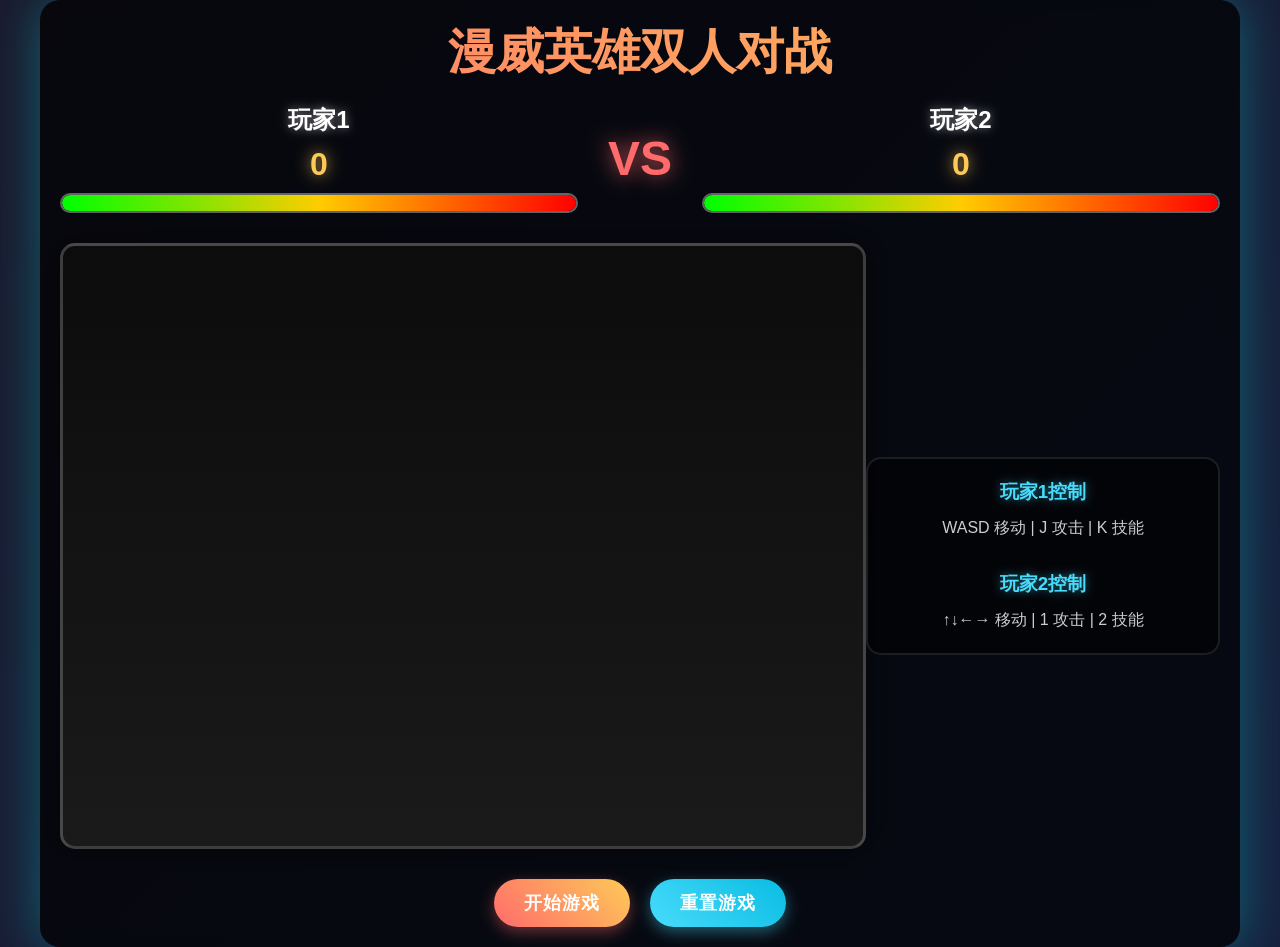
<file: demo/fight/index.html>
<!DOCTYPE html>
<html lang="zh-CN">
<head>
    <meta charset="UTF-8">
    <meta name="viewport" content="width=device-width, initial-scale=1.0">
    <title>漫威英雄双人对战</title>
    <link rel="stylesheet" href="style.css">
</head>
<body>
    <div class="game-container">
        <div class="game-header">
            <h1>漫威英雄双人对战</h1>
            <div class="score-board">
                <div class="player-score">
                    <h2>玩家1</h2>
                    <div class="score">0</div>
                    <div class="health-bar">
                        <div class="health-fill" id="p1-health"></div>
                    </div>
                </div>
                <div class="vs">VS</div>
                <div class="player-score">
                    <h2>玩家2</h2>
                    <div class="score">0</div>
                    <div class="health-bar">
                        <div class="health-fill" id="p2-health"></div>
                    </div>
                </div>
            </div>
        </div>

        <div class="game-canvas-container">
            <canvas id="gameCanvas" width="800" height="600"></canvas>
            <div class="game-info">
                <div class="controls">
                    <div class="player-controls">
                        <h3>玩家1控制</h3>
                        <p>WASD 移动 | J 攻击 | K 技能</p>
                    </div>
                    <div class="player-controls">
                        <h3>玩家2控制</h3>
                        <p>↑↓←→ 移动 | 1 攻击 | 2 技能</p>
                    </div>
                </div>
            </div>
        </div>

        <div class="game-footer">
            <button id="startBtn" class="btn btn-primary">开始游戏</button>
            <button id="resetBtn" class="btn btn-secondary">重置游戏</button>
        </div>
    </div>

    <script src="game.js"></script>
</body>
</html>
</file>
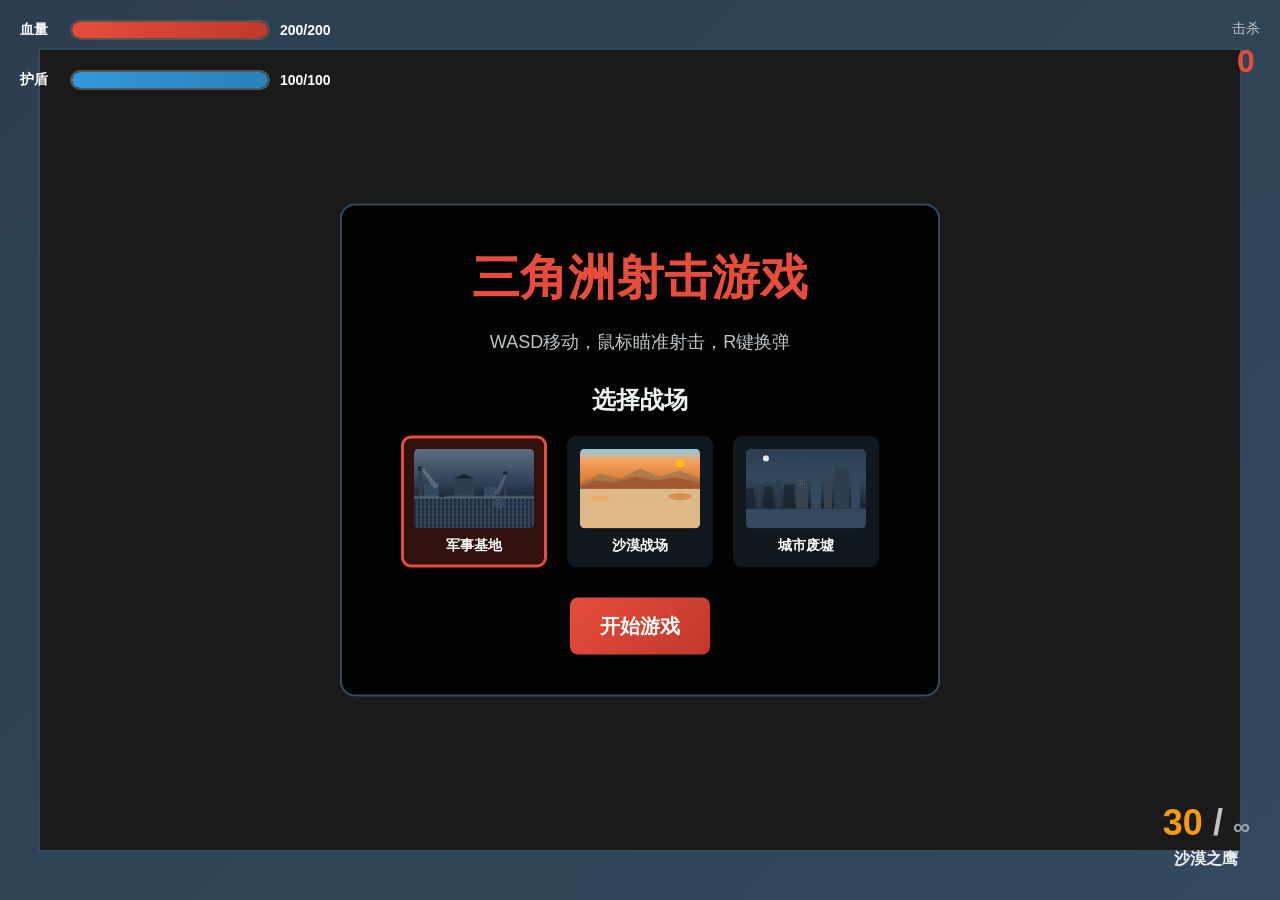
<file: demo/gun/index.html>
<!DOCTYPE html>
<html lang="zh-CN">
<head>
    <meta charset="UTF-8">
    <meta name="viewport" content="width=device-width, initial-scale=1.0">
    <title>三角洲射击游戏</title>
    <link rel="stylesheet" href="style.css">
</head>
<body>
    <div id="gameContainer">
        <canvas id="gameCanvas" width="1200" height="800"></canvas>

        <!-- 游戏UI -->
        <div id="gameUI">
            <!-- 血量条 -->
            <div id="healthBar">
                <div class="bar-container">
                    <div class="bar-label">血量</div>
                    <div class="bar-bg">
                        <div id="healthFill" class="bar-fill health"></div>
                    </div>
                    <div class="bar-text"><span id="healthText">200</span>/200</div>
                </div>
            </div>

            <!-- 护盾条 -->
            <div id="shieldBar">
                <div class="bar-container">
                    <div class="bar-label">护盾</div>
                    <div class="bar-bg">
                        <div id="shieldFill" class="bar-fill shield"></div>
                    </div>
                    <div class="bar-text"><span id="shieldText">100</span>/100</div>
                </div>
            </div>

            <!-- 弹药信息 -->
            <div id="ammoInfo">
                <div class="ammo-container">
                    <div class="ammo-current"><span id="currentAmmo">30</span></div>
                    <div class="ammo-separator">/</div>
                    <div class="ammo-total">∞</div>
                </div>
                <div class="weapon-name">沙漠之鹰</div>
            </div>

            <!-- 换弹提示 -->
            <div id="reloadIndicator" class="hidden">
                <div class="reload-text">换弹中...</div>
                <div class="reload-progress">
                    <div id="reloadBar"></div>
                </div>
            </div>

            <!-- 击杀数 -->
            <div id="killCounter">
                <div class="kill-label">击杀</div>
                <div class="kill-count"><span id="killCount">0</span></div>
            </div>
        </div>

        <!-- 游戏开始界面 -->
        <div id="startScreen">
            <h1>三角洲射击游戏</h1>
            <p>WASD移动，鼠标瞄准射击，R键换弹</p>

            <!-- 场景选择 -->
            <div id="sceneSelector">
                <h3>选择战场</h3>
                <div class="scene-options">
                    <div class="scene-option active" data-scene="military">
                        <img src="bg/military_background.svg" alt="军事基地">
                        <span>军事基地</span>
                    </div>
                    <div class="scene-option" data-scene="desert">
                        <img src="bg/desert_background.svg" alt="沙漠战场">
                        <span>沙漠战场</span>
                    </div>
                    <div class="scene-option" data-scene="city">
                        <img src="bg/city_background.svg" alt="城市废墟">
                        <span>城市废墟</span>
                    </div>
                </div>
            </div>

            <button id="startButton">开始游戏</button>
        </div>

        <!-- 游戏结束界面 -->
        <div id="gameOverScreen" class="hidden">
            <h1>游戏结束</h1>
            <p>最终击杀数: <span id="finalKills">0</span></p>
            <button id="restartButton">重新开始</button>
        </div>
    </div>

    <script src="utils.js"></script>
    <script src="weapon.js"></script>
    <script src="player.js"></script>
    <script src="enemy.js"></script>
    <script src="map.js"></script>
    <script src="ui.js"></script>
    <script src="game.js"></script>
</body>
</html>
</file>
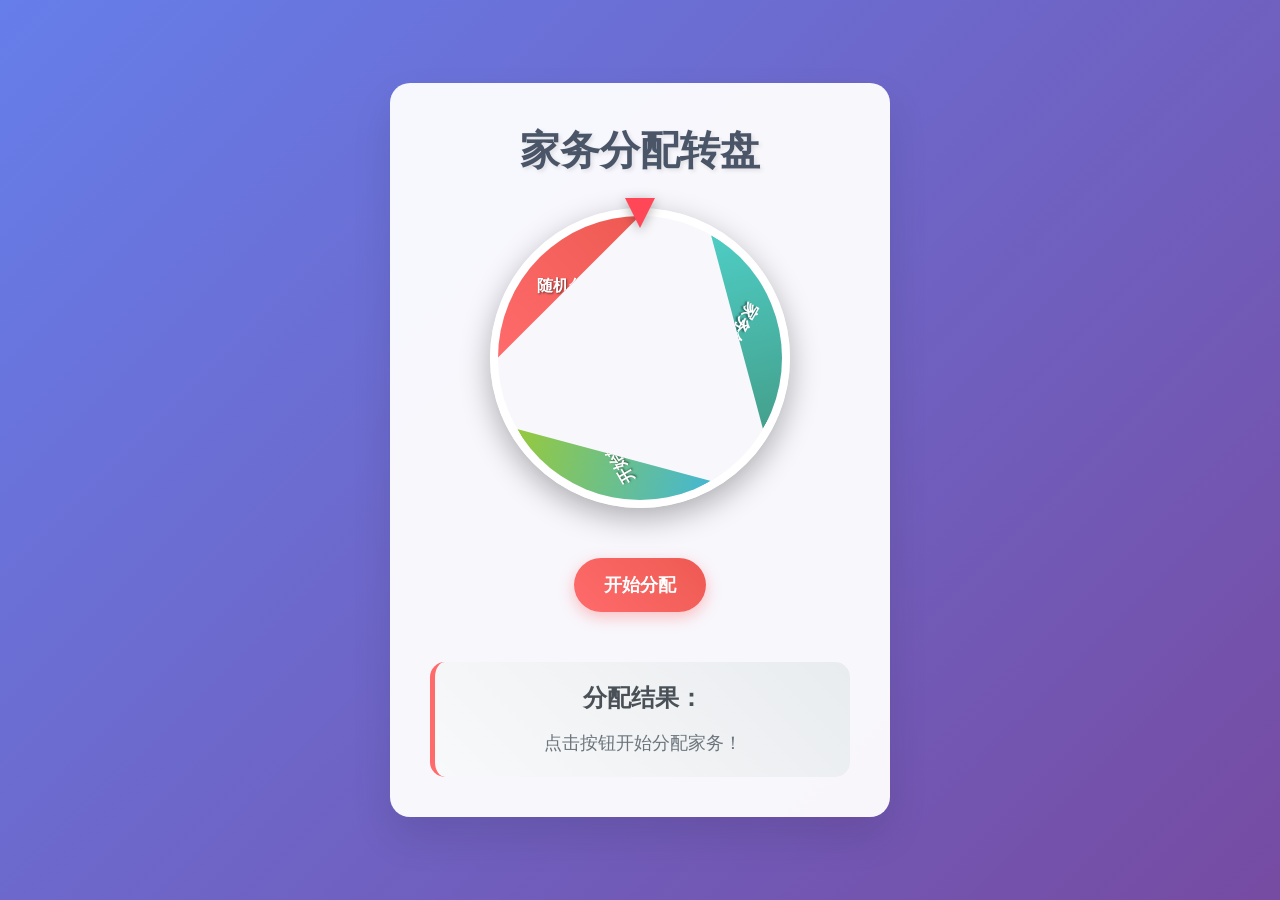
<file: demo/play/index.html>
<!DOCTYPE html>
<html lang="zh-CN">
<head>
    <meta charset="UTF-8">
    <meta name="viewport" content="width=device-width, initial-scale=1.0">
    <title>家务分配转盘</title>
    <link rel="stylesheet" href="style.css">
</head>
<body>
    <div class="container">
        <h1>家务分配转盘</h1>
        <div class="wheel-container">
            <div class="wheel" id="wheel">
                <div class="section section-1">
                    <div class="wheel-text">随机分配</div>
                </div>
                <div class="section section-2">
                    <div class="wheel-text">家务任务</div>
                </div>
                <div class="section section-3">
                    <div class="wheel-text">开始转盘</div>
                </div>
            </div>
            <div class="pointer"></div>
        </div>
        <button class="spin-btn" id="spinBtn">开始分配</button>
        <div class="result" id="result">
            <h2>分配结果：</h2>
            <div id="resultText">点击按钮开始分配家务！</div>
        </div>
    </div>
    <script src="script.js"></script>
</body>
</html>
</file>
<file: demo/fight/style.css>
* {
    margin: 0;
    padding: 0;
    box-sizing: border-box;
}

body {
    font-family: 'Arial', sans-serif;
    background: linear-gradient(135deg, #1a1a2e 0%, #16213e 100%);
    color: #fff;
    overflow: hidden;
    min-height: 100vh;
    display: flex;
    justify-content: center;
    align-items: center;
}

.game-container {
    max-width: 1200px;
    width: 100%;
    padding: 20px;
    background: rgba(0, 0, 0, 0.7);
    border-radius: 20px;
    box-shadow: 0 0 50px rgba(0, 255, 255, 0.3);
    backdrop-filter: blur(10px);
}

.game-header {
    text-align: center;
    margin-bottom: 30px;
}

.game-header h1 {
    font-size: 3rem;
    font-weight: bold;
    background: linear-gradient(45deg, #ff6b6b, #feca57, #48dbfb, #ff9ff3);
    background-size: 400% 400%;
    -webkit-background-clip: text;
    -webkit-text-fill-color: transparent;
    background-clip: text;
    animation: gradientShift 3s ease infinite;
    margin-bottom: 20px;
}

@keyframes gradientShift {
    0% { background-position: 0% 50%; }
    50% { background-position: 100% 50%; }
    100% { background-position: 0% 50%; }
}

.score-board {
    display: flex;
    justify-content: space-around;
    align-items: center;
    gap: 30px;
    flex-wrap: wrap;
}

.player-score {
    text-align: center;
    flex: 1;
    min-width: 200px;
}

.player-score h2 {
    font-size: 1.5rem;
    margin-bottom: 10px;
    text-shadow: 0 0 10px rgba(255, 255, 255, 0.5);
}

.score {
    font-size: 2rem;
    font-weight: bold;
    color: #feca57;
    text-shadow: 0 0 15px rgba(254, 202, 87, 0.8);
    margin-bottom: 10px;
}

.health-bar {
    width: 100%;
    height: 20px;
    background: rgba(255, 255, 255, 0.1);
    border-radius: 10px;
    overflow: hidden;
    border: 2px solid rgba(255, 255, 255, 0.3);
}

.health-fill {
    height: 100%;
    width: 100%;
    background: linear-gradient(90deg, #00ff00, #ffcc00, #ff0000);
    transition: width 0.3s ease;
    border-radius: 8px;
}

.vs {
    font-size: 3rem;
    font-weight: bold;
    color: #ff6b6b;
    text-shadow: 0 0 20px rgba(255, 107, 107, 0.8);
    animation: pulse 1.5s ease-in-out infinite;
}

@keyframes pulse {
    0%, 100% { transform: scale(1); }
    50% { transform: scale(1.2); }
}

.game-canvas-container {
    position: relative;
    display: flex;
    justify-content: center;
    align-items: center;
    margin-bottom: 30px;
}

#gameCanvas {
    background: linear-gradient(180deg, #0c0c0c 0%, #1a1a1a 100%);
    border-radius: 15px;
    box-shadow: 0 0 30px rgba(0, 0, 0, 0.5);
    border: 3px solid rgba(255, 255, 255, 0.2);
}

.game-info {
    margin-top: 20px;
    padding: 20px;
    background: rgba(0, 0, 0, 0.5);
    border-radius: 15px;
    border: 2px solid rgba(255, 255, 255, 0.1);
}

.controls {
    display: flex;
    justify-content: space-around;
    gap: 30px;
    flex-wrap: wrap;
}

.player-controls {
    text-align: center;
    flex: 1;
    min-width: 250px;
}

.player-controls h3 {
    color: #48dbfb;
    margin-bottom: 10px;
    text-shadow: 0 0 10px rgba(72, 219, 251, 0.5);
}

.player-controls p {
    color: rgba(255, 255, 255, 0.8);
    line-height: 1.6;
}

.game-footer {
    display: flex;
    justify-content: center;
    gap: 20px;
    margin-top: 20px;
}

.btn {
    padding: 12px 30px;
    font-size: 1.1rem;
    font-weight: bold;
    border: none;
    border-radius: 25px;
    cursor: pointer;
    transition: all 0.3s ease;
    text-transform: uppercase;
    letter-spacing: 1px;
}

.btn-primary {
    background: linear-gradient(45deg, #ff6b6b, #feca57);
    color: #fff;
    box-shadow: 0 5px 15px rgba(255, 107, 107, 0.4);
}

.btn-primary:hover {
    transform: translateY(-2px);
    box-shadow: 0 8px 20px rgba(255, 107, 107, 0.6);
}

.btn-secondary {
    background: linear-gradient(45deg, #48dbfb, #0abde3);
    color: #fff;
    box-shadow: 0 5px 15px rgba(72, 219, 251, 0.4);
}

.btn-secondary:hover {
    transform: translateY(-2px);
    box-shadow: 0 8px 20px rgba(72, 219, 251, 0.6);
}

.btn:active {
    transform: translateY(0);
}

/* 响应式设计 */
@media (max-width: 768px) {
    .game-container {
        padding: 10px;
    }

    .game-header h1 {
        font-size: 2rem;
    }

    #gameCanvas {
        width: 100%;
        height: auto;
    }

    .controls {
        flex-direction: column;
        gap: 15px;
    }

    .player-controls {
        min-width: auto;
    }
}
</file>
<file: demo/gun/style.css>
* {
    margin: 0;
    padding: 0;
    box-sizing: border-box;
}

body {
    font-family: 'Arial', sans-serif;
    background: linear-gradient(135deg, #2c3e50, #34495e);
    overflow: hidden;
    user-select: none;
}

#gameContainer {
    position: relative;
    width: 100vw;
    height: 100vh;
    display: flex;
    justify-content: center;
    align-items: center;
}

#gameCanvas {
    border: 2px solid #34495e;
    background: #1a1a1a;
    cursor: crosshair;
}

/* 游戏UI样式 */
#gameUI {
    position: absolute;
    top: 0;
    left: 0;
    width: 100%;
    height: 100%;
    pointer-events: none;
    z-index: 10;
}

/* 血量条样式 */
#healthBar {
    position: absolute;
    top: 20px;
    left: 20px;
    pointer-events: none;
}

#shieldBar {
    position: absolute;
    top: 70px;
    left: 20px;
    pointer-events: none;
}

.bar-container {
    display: flex;
    align-items: center;
    gap: 10px;
}

.bar-label {
    color: white;
    font-weight: bold;
    font-size: 14px;
    min-width: 40px;
}

.bar-bg {
    width: 200px;
    height: 20px;
    background: rgba(0, 0, 0, 0.7);
    border: 2px solid #555;
    border-radius: 10px;
    overflow: hidden;
}

.bar-fill {
    height: 100%;
    transition: width 0.3s ease;
    border-radius: 8px;
}

.bar-fill.health {
    background: linear-gradient(90deg, #e74c3c, #c0392b);
}

.bar-fill.shield {
    background: linear-gradient(90deg, #3498db, #2980b9);
}

.bar-text {
    color: white;
    font-weight: bold;
    font-size: 14px;
    min-width: 60px;
}

/* 弹药信息样式 */
#ammoInfo {
    position: absolute;
    bottom: 30px;
    right: 30px;
    text-align: center;
    color: white;
}

.ammo-container {
    display: flex;
    align-items: baseline;
    justify-content: center;
    font-size: 36px;
    font-weight: bold;
    margin-bottom: 5px;
}

.ammo-current {
    color: #f39c12;
}

.ammo-separator {
    margin: 0 10px;
    color: #bdc3c7;
}

.ammo-total {
    color: #95a5a6;
    font-size: 24px;
}

.weapon-name {
    font-size: 16px;
    color: #ecf0f1;
    font-weight: bold;
}

/* 换弹指示器 */
#reloadIndicator {
    position: absolute;
    bottom: 120px;
    right: 30px;
    text-align: center;
    color: white;
}

.reload-text {
    font-size: 18px;
    font-weight: bold;
    margin-bottom: 10px;
    color: #e67e22;
}

.reload-progress {
    width: 150px;
    height: 8px;
    background: rgba(0, 0, 0, 0.7);
    border-radius: 4px;
    overflow: hidden;
}

#reloadBar {
    height: 100%;
    background: linear-gradient(90deg, #e67e22, #d35400);
    width: 0%;
    transition: width 0.1s linear;
}

/* 击杀计数器 */
#killCounter {
    position: absolute;
    top: 20px;
    right: 20px;
    text-align: center;
    color: white;
}

.kill-label {
    font-size: 14px;
    color: #bdc3c7;
    margin-bottom: 5px;
}

.kill-count {
    font-size: 32px;
    font-weight: bold;
    color: #e74c3c;
}

/* 开始界面样式 */
#startScreen {
    position: absolute;
    top: 50%;
    left: 50%;
    transform: translate(-50%, -50%);
    text-align: center;
    color: white;
    background: rgba(0, 0, 0, 0.9);
    padding: 40px;
    border-radius: 15px;
    border: 2px solid #34495e;
    max-width: 600px;
    width: 90%;
}

#startScreen h1 {
    font-size: 48px;
    margin-bottom: 20px;
    color: #e74c3c;
    text-shadow: 2px 2px 4px rgba(0, 0, 0, 0.5);
}

#startScreen p {
    font-size: 18px;
    margin-bottom: 30px;
    color: #bdc3c7;
}

#startButton, #restartButton {
    padding: 15px 30px;
    font-size: 20px;
    font-weight: bold;
    color: white;
    background: linear-gradient(135deg, #e74c3c, #c0392b);
    border: none;
    border-radius: 8px;
    cursor: pointer;
    transition: all 0.3s ease;
    pointer-events: auto;
}

#startButton:hover, #restartButton:hover {
    background: linear-gradient(135deg, #c0392b, #a93226);
    transform: translateY(-2px);
    box-shadow: 0 4px 8px rgba(0, 0, 0, 0.3);
}

/* 场景选择器样式 */
#sceneSelector {
    margin: 30px 0;
}

#sceneSelector h3 {
    color: #ecf0f1;
    margin-bottom: 20px;
    font-size: 24px;
}

.scene-options {
    display: flex;
    justify-content: center;
    gap: 20px;
    flex-wrap: wrap;
}

.scene-option {
    cursor: pointer;
    border: 3px solid transparent;
    border-radius: 10px;
    padding: 10px;
    transition: all 0.3s ease;
    background: rgba(52, 73, 94, 0.3);
    pointer-events: auto;
}

.scene-option:hover {
    border-color: #3498db;
    transform: translateY(-5px);
    box-shadow: 0 5px 15px rgba(0, 0, 0, 0.3);
}

.scene-option.active {
    border-color: #e74c3c;
    background: rgba(231, 76, 60, 0.2);
}

.scene-option img {
    width: 120px;
    height: 80px;
    border-radius: 5px;
    display: block;
    margin-bottom: 8px;
}

.scene-option span {
    display: block;
    color: white;
    font-weight: bold;
    font-size: 14px;
}

/* 游戏结束界面 */
#gameOverScreen {
    position: absolute;
    top: 50%;
    left: 50%;
    transform: translate(-50%, -50%);
    text-align: center;
    color: white;
    background: rgba(0, 0, 0, 0.9);
    padding: 40px;
    border-radius: 15px;
    border: 2px solid #e74c3c;
}

#gameOverScreen h1 {
    font-size: 48px;
    margin-bottom: 20px;
    color: #e74c3c;
    text-shadow: 2px 2px 4px rgba(0, 0, 0, 0.5);
}

#gameOverScreen p {
    font-size: 24px;
    margin-bottom: 30px;
    color: #f39c12;
}

/* 隐藏类 */
.hidden {
    display: none !important;
}

/* 攻击指示器样式 */
.damage-indicator {
    position: absolute;
    width: 20px;
    height: 20px;
    background: radial-gradient(circle, #e74c3c, #c0392b);
    border-radius: 50%;
    border: 2px solid #fff;
    animation: pulse 0.5s ease-out;
    pointer-events: none;
    z-index: 15;
}

@keyframes pulse {
    0% {
        transform: scale(0.5);
        opacity: 1;
    }
    100% {
        transform: scale(1.5);
        opacity: 0;
    }
}

/* 物资掉落提示 */
.loot-pickup {
    position: absolute;
    color: #f39c12;
    font-weight: bold;
    font-size: 14px;
    animation: lootFloat 2s ease-out forwards;
    pointer-events: none;
    z-index: 15;
}

@keyframes lootFloat {
    0% {
        transform: translateY(0);
        opacity: 1;
    }
    100% {
        transform: translateY(-50px);
        opacity: 0;
    }
}
</file>
<file: demo/play/style.css>
* {
    margin: 0;
    padding: 0;
    box-sizing: border-box;
}

body {
    font-family: 'Arial', sans-serif;
    background: linear-gradient(135deg, #667eea 0%, #764ba2 100%);
    min-height: 100vh;
    display: flex;
    justify-content: center;
    align-items: center;
    color: #333;
}

.container {
    text-align: center;
    background: rgba(255, 255, 255, 0.95);
    padding: 40px;
    border-radius: 20px;
    box-shadow: 0 20px 40px rgba(0, 0, 0, 0.1);
    max-width: 500px;
    width: 90%;
}

h1 {
    color: #4a5568;
    margin-bottom: 30px;
    font-size: 2.5em;
    text-shadow: 2px 2px 4px rgba(0, 0, 0, 0.1);
}

.wheel-container {
    position: relative;
    margin: 30px auto;
    width: 300px;
    height: 300px;
}

.wheel {
    width: 100%;
    height: 100%;
    border-radius: 50%;
    position: relative;
    overflow: hidden;
    border: 8px solid #fff;
    box-shadow: 0 10px 30px rgba(0, 0, 0, 0.3);
    transition: transform 3s cubic-bezier(0.23, 1, 0.32, 1);
}

.section {
    position: absolute;
    width: 50%;
    height: 50%;
    transform-origin: 100% 100%;
    display: flex;
    flex-direction: column;
    justify-content: center;
    align-items: center;
    font-weight: bold;
    color: white;
    text-shadow: 1px 1px 2px rgba(0, 0, 0, 0.5);
}

.section-1 {
    background: linear-gradient(45deg, #ff6b6b, #ee5a52);
    transform: rotate(0deg);
    clip-path: polygon(0 0, 100% 0, 0 100%);
}

.section-2 {
    background: linear-gradient(45deg, #4ecdc4, #44a08d);
    transform: rotate(120deg);
    clip-path: polygon(0 0, 100% 0, 0 100%);
}

.section-3 {
    background: linear-gradient(45deg, #45b7d1, #96c93d);
    transform: rotate(240deg);
    clip-path: polygon(0 0, 100% 0, 0 100%);
}

.wheel-text {
    font-size: 16px;
    font-weight: 900;
    text-align: center;
}

.pointer {
    position: absolute;
    top: -10px;
    left: 50%;
    transform: translateX(-50%);
    width: 0;
    height: 0;
    border-left: 15px solid transparent;
    border-right: 15px solid transparent;
    border-top: 30px solid #ff4757;
    z-index: 10;
    filter: drop-shadow(0 3px 6px rgba(0, 0, 0, 0.3));
}

.spin-btn {
    background: linear-gradient(45deg, #ff6b6b, #ee5a52);
    color: white;
    border: none;
    padding: 15px 30px;
    font-size: 18px;
    font-weight: bold;
    border-radius: 50px;
    cursor: pointer;
    transition: all 0.3s ease;
    box-shadow: 0 5px 15px rgba(255, 107, 107, 0.4);
    margin: 20px 0;
}

.spin-btn:hover {
    transform: translateY(-2px);
    box-shadow: 0 8px 25px rgba(255, 107, 107, 0.6);
}

.spin-btn:active {
    transform: translateY(0);
}

.spin-btn:disabled {
    background: #ccc;
    cursor: not-allowed;
    transform: none;
    box-shadow: none;
}

.result {
    margin-top: 30px;
    padding: 20px;
    background: linear-gradient(45deg, #f8f9fa, #e9ecef);
    border-radius: 15px;
    border-left: 5px solid #ff6b6b;
}

.result h2 {
    color: #495057;
    margin-bottom: 15px;
    font-size: 1.5em;
}

#resultText {
    font-size: 18px;
    color: #6c757d;
    line-height: 1.6;
}

.result-highlight {
    color: #ff6b6b !important;
    font-weight: bold;
    font-size: 20px !important;
}

/* 转盘旋转动画 */
.spinning {
    animation: spin 3s cubic-bezier(0.23, 1, 0.32, 1) forwards;
}

@keyframes spin {
    0% {
        transform: rotate(0deg);
    }
    100% {
        transform: rotate(var(--rotation));
    }
}

/* 响应式设计 */
@media (max-width: 480px) {
    .container {
        padding: 20px;
    }

    h1 {
        font-size: 2em;
    }

    .wheel-container {
        width: 250px;
        height: 250px;
    }

    .person {
        font-size: 16px;
    }

    .task {
        font-size: 12px;
    }
}
</file>
